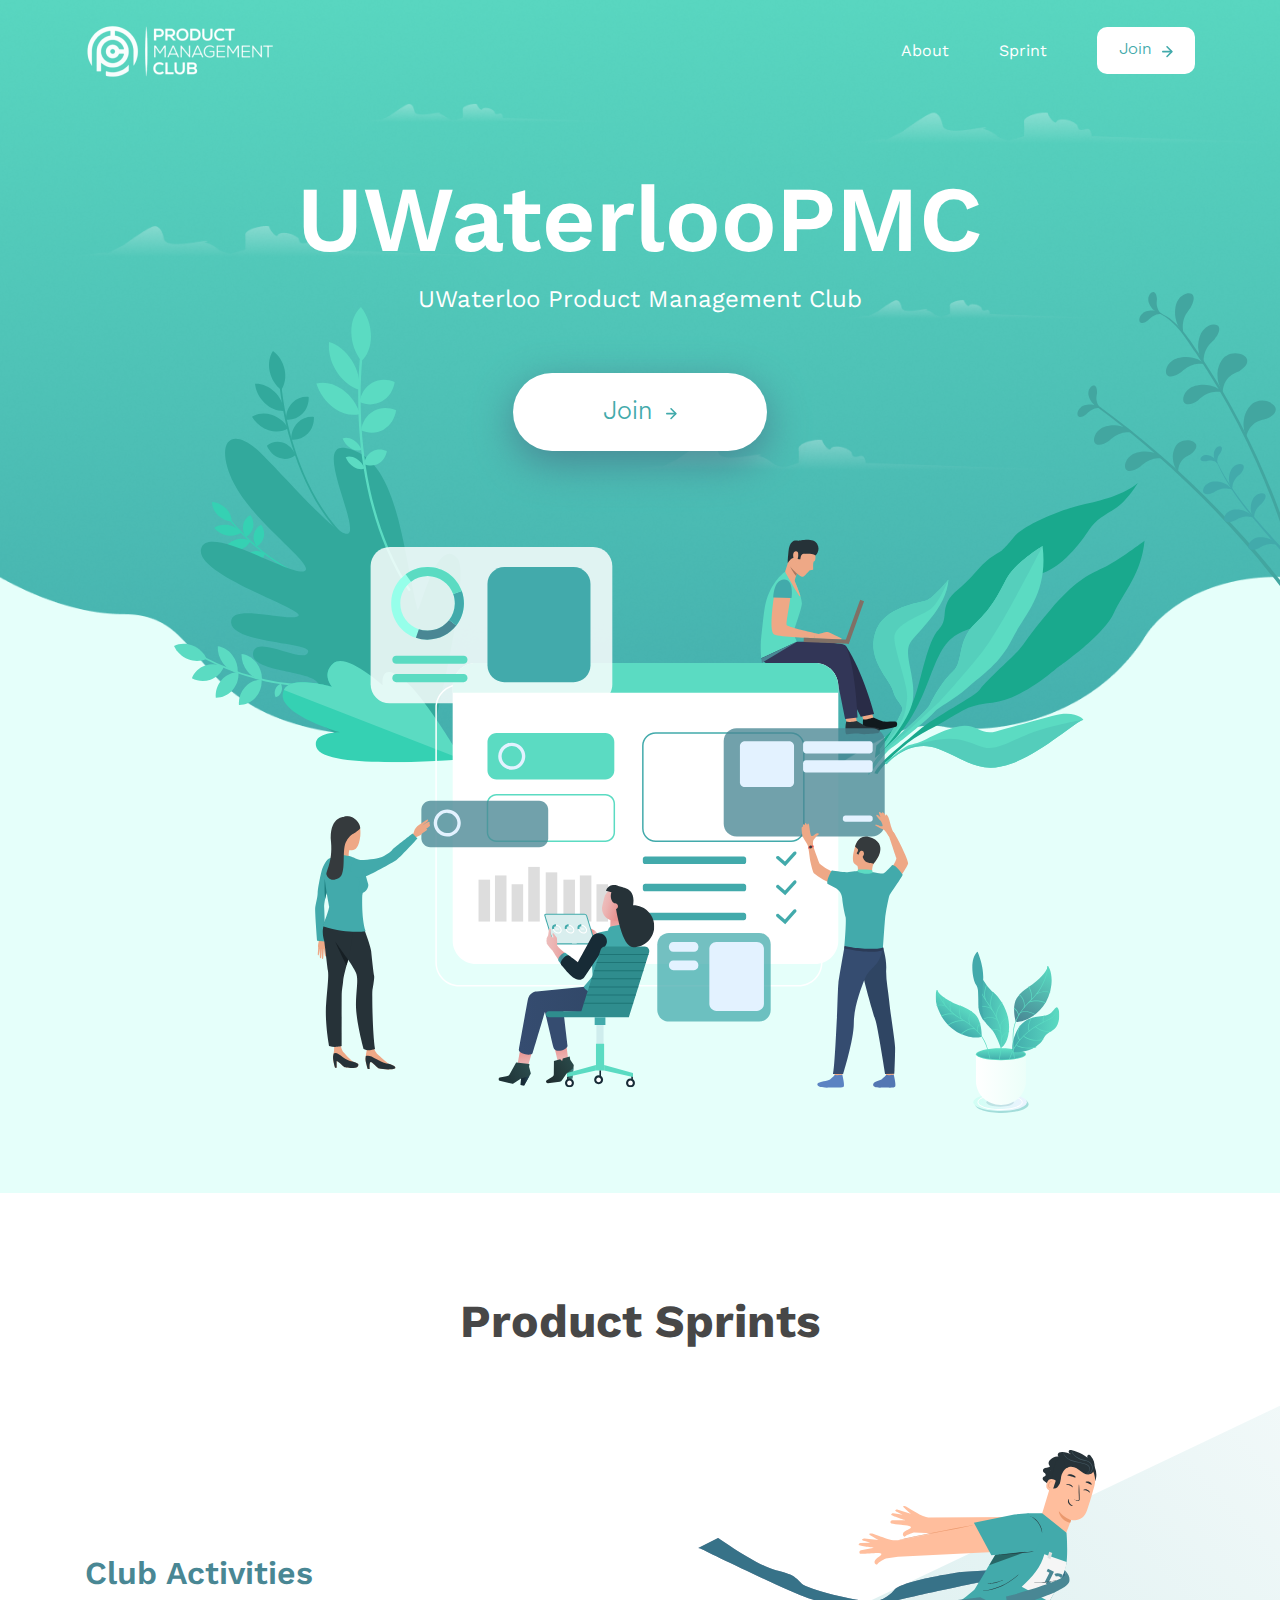
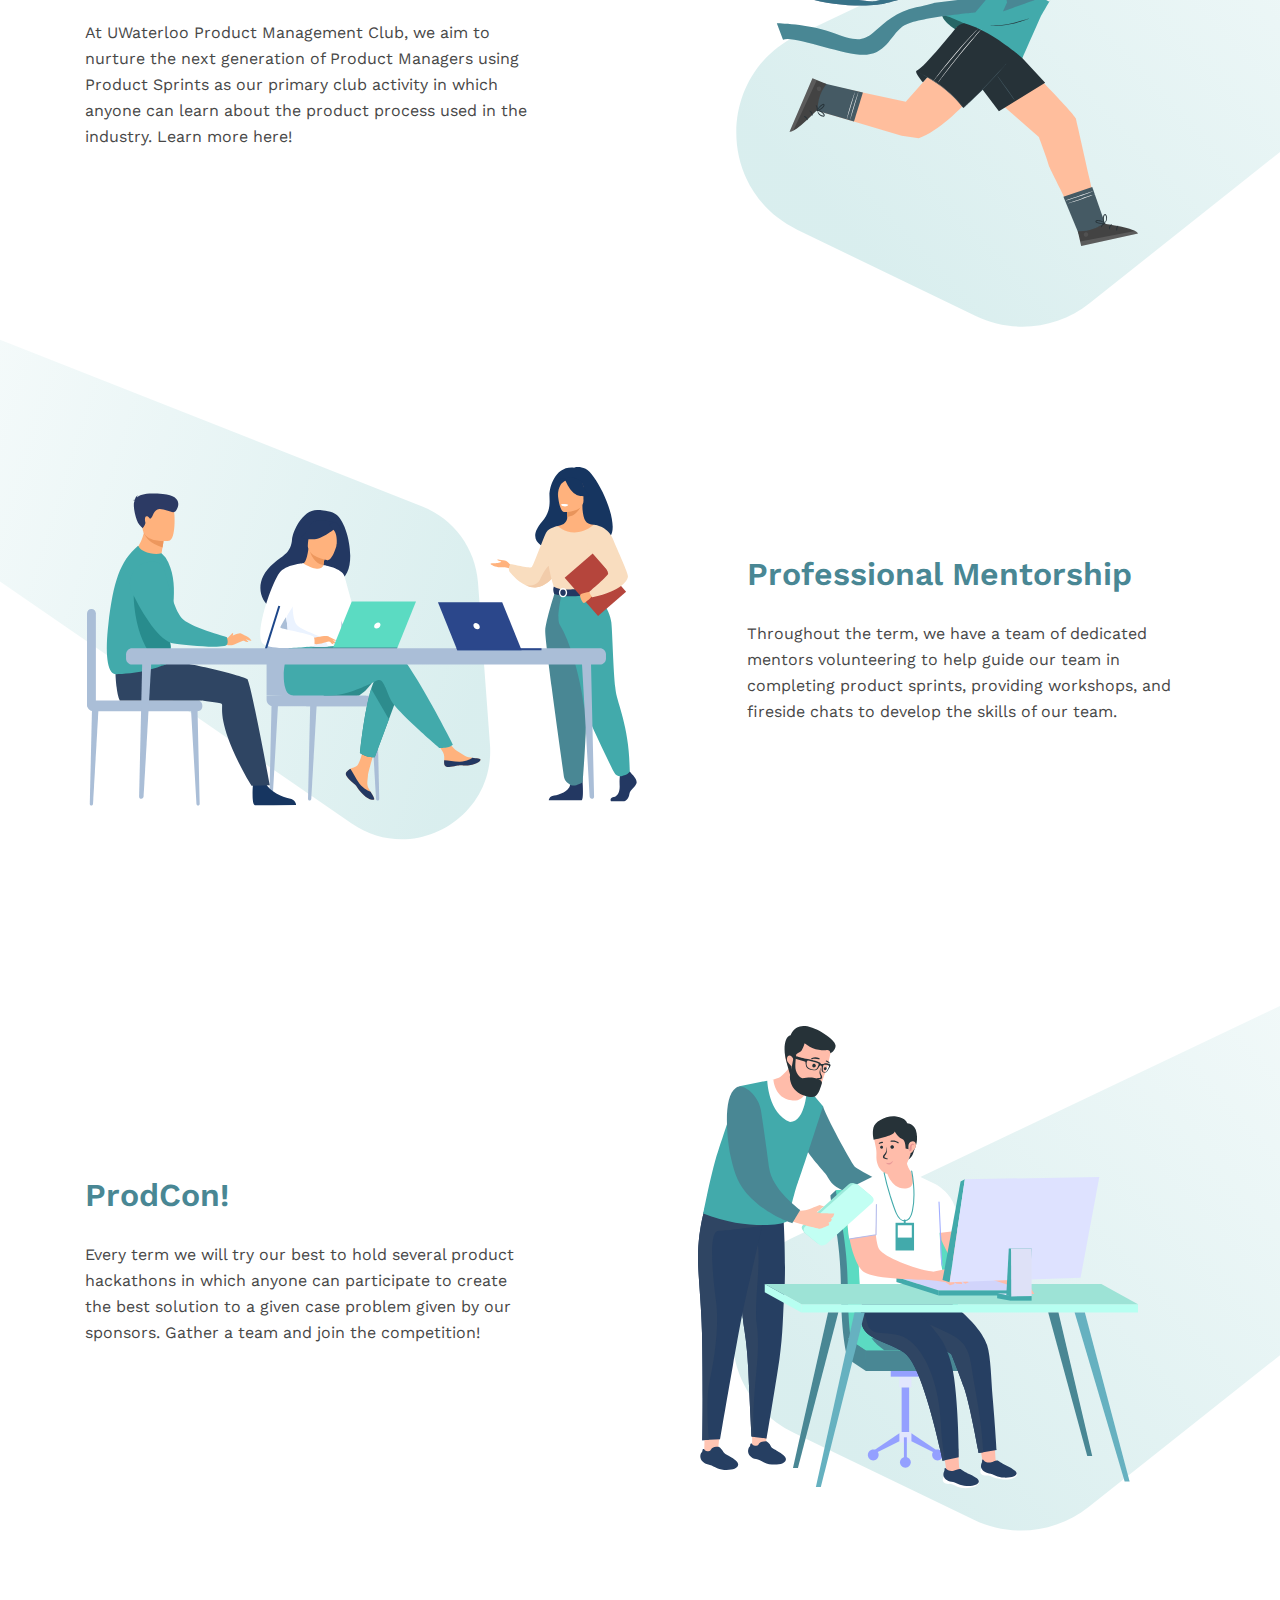
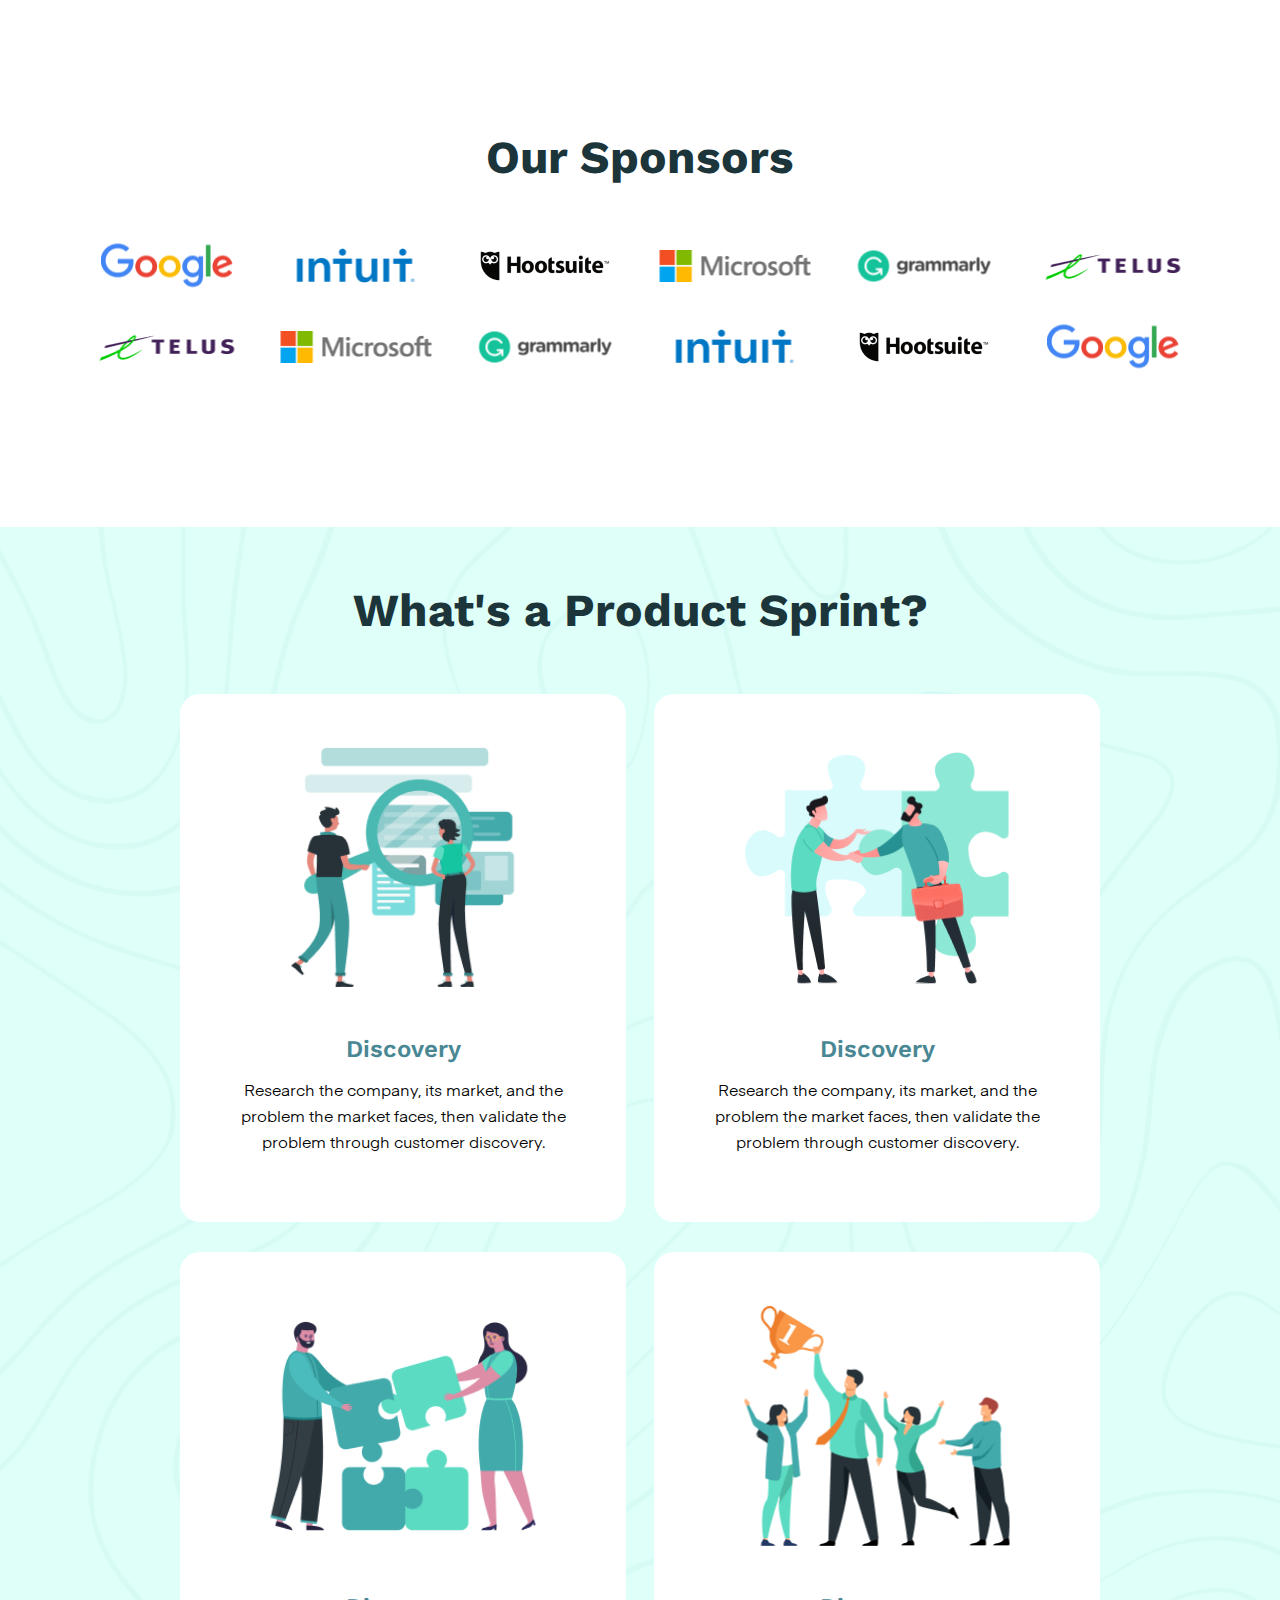
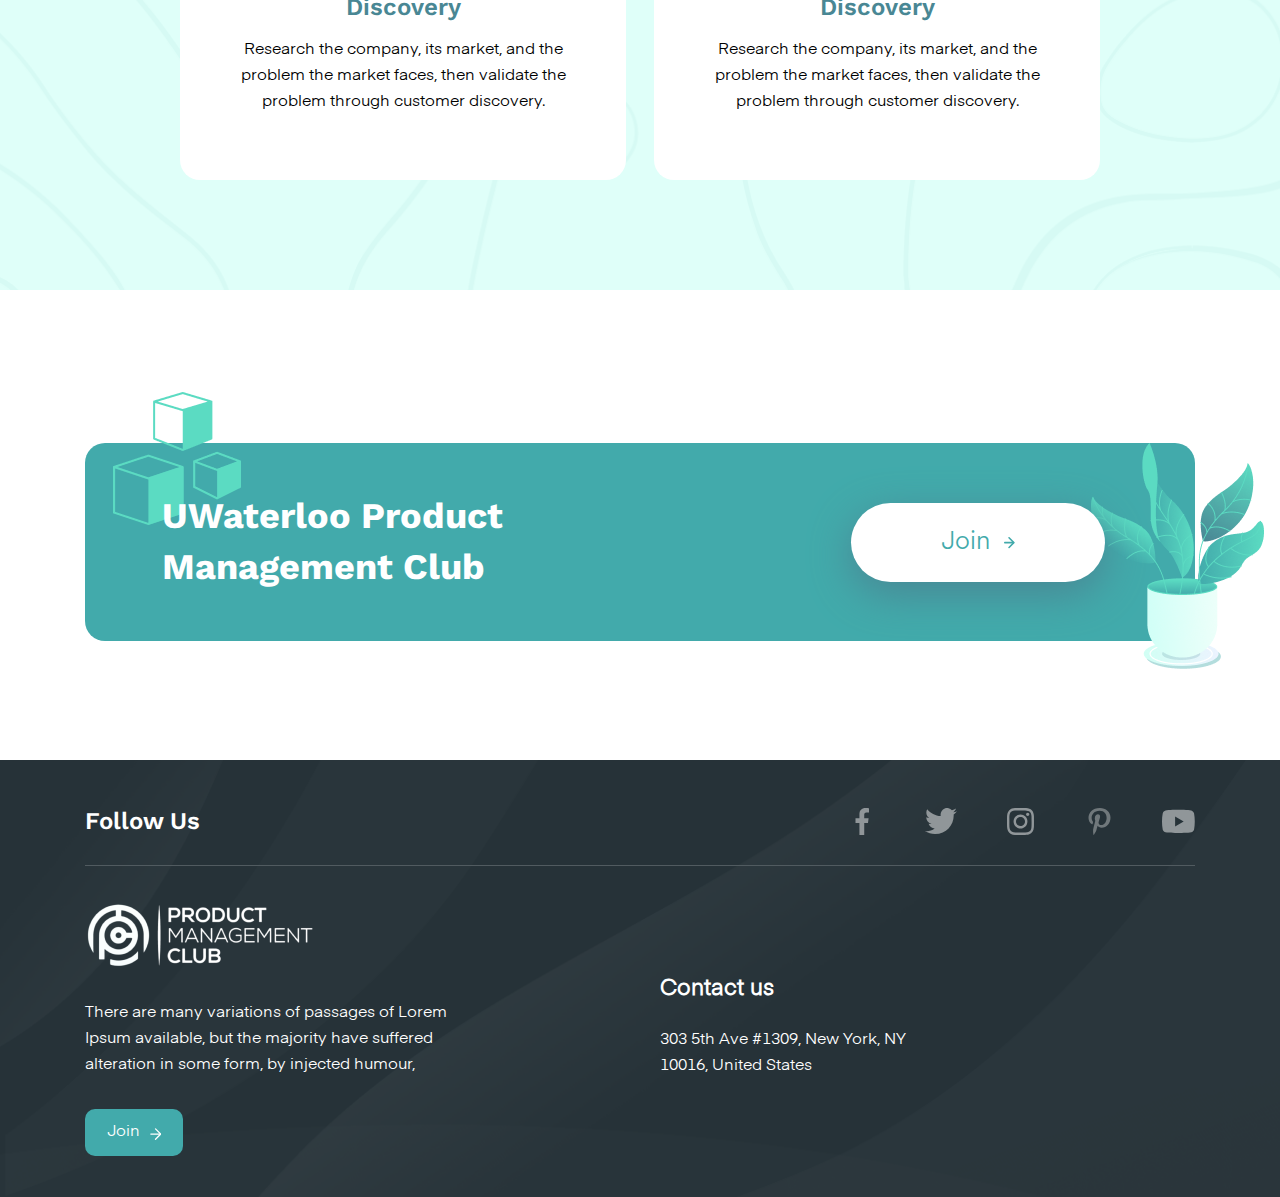
<file: index.html>
<!DOCTYPE html>
<html lang="en">
  <head>
    <meta charset="UTF-8" />
    <meta http-equiv="X-UA-Compatible" content="IE=edge" />
    <meta name="viewport" content="width=device-width, initial-scale=1.0" />
    <link rel="preconnect" href="https://fonts.googleapis.com">
    <link rel="preconnect" href="https://fonts.gstatic.com" crossorigin>
    <link href="https://fonts.googleapis.com/css2?family=Work+Sans:wght@400;500;600;700&display=swap" rel="stylesheet">
    <link rel="stylesheet" href="css/main.css" />
    <title>Home</title>
  </head>
  <body>
    <!-- header start
    =========================================== -->
    <header class="header" id="header">
      <div class="auto__container">
        <div class="header__inner">
          <a href="#" class="header__inner-logo">
            <img src="./images/logo.png" alt="" />
          </a>
          <nav class="nav">
            <div class="nav__inner">
              <div class="nav__inner-links">
                <a href="#intro">
                  About
                </a>
                <a href="#product">
                  Sprint
                </a>
              </div>
              <a href="#" class="button">
                Join
                <span>
                  <img src="./images/icons/arrow.svg" alt="">
                </span>
              </a>
            </div>
          </nav>
        </div>
      </div>
    </header>
    <!-- header end
    =========================================== -->
    <main>
    <!-- hero start
    =========================================== -->
    <section class="hero">
      <div class="hero__bg">
        <img src="./images/hero-bg.png" alt="">
      </div>
      <div class="hero__leaves">
        <img src="./images/icons/leaves.svg" alt="">
      </div>
      <div class="auto__container">
        <div class="hero__inner">
          <h1>
            UWaterlooPMC
          </h1>
          <p class="big">
            UWaterloo Product Management Club
          </p>
          <a href="#" class="button rounded">
            Join 
            <span>
              <img src="./images/icons/arrow.svg" alt="">
            </span>
          </a>
            <div class="hero__inner-image">
              <img src="./images/hero-main.svg" alt="">
            </div>
        </div>
      </div>
      
    </section>
    <!-- hero end
    =========================================== -->
    <!-- intro start
    =========================================== -->
    <div class="anchor" id="intro"> 
    </div>
    <section class="intro">
      <div class="auto__container">
        <div class="intro__inner">
            <h2>
              Product Sprints
            </h2>
            <div class="introItem">
                <div class="introItem__content">
                  <h4>
                    Club Activities
                  </h4>
                  <p>
                    At UWaterloo Product Management Club, we aim to nurture the next generation of Product Managers using Product Sprints as our primary club activity in which anyone can learn about the product process used in the industry. Learn more here!
                  </p>
                </div>
                <div class="introItem__image">
                  <img src="./images/intro-1.svg" alt="">
                  <div class="introItem__shape">
                    <img src="./images/icons/intro-shape1.svg" alt="">
                  </div>
                </div>
            </div>
            <div class="introItem">
              <div class="introItem__image">
                <img src="./images/intro-2.svg" alt="">
                <div class="introItem__shape">
                  <img src="./images/icons/intro-shape2.svg" alt="">
                </div>
              </div>
              <div class="introItem__content">
                <h4>
                  Professional Mentorship
                </h4>
                <p>
                  Throughout the term, we have a team of dedicated mentors volunteering to help guide our team in completing product sprints, providing workshops, and fireside chats to develop the skills of our team.
                </p>
              </div>
          
          </div>
          <div class="introItem">
            <div class="introItem__content">
              <h4>
                ProdCon!
              </h4>
              <p>
                Every term we will try our best to hold several product hackathons in which anyone can participate to create the best solution to a given case problem given by our sponsors. Gather a team and join the competition!
              </p>
            </div>
            <div class="introItem__image">
              <img src="./images/intro-3.svg" alt="">
              <div class="introItem__shape">
                <img src="./images/icons/intro-shape3.svg" alt="">
              </div>
            </div>
        </div>
        </div>
      </div>
    </section>
    <!-- intro end
    =========================================== -->
        <!-- sponsurs start
    =========================================== -->
    <section class="sponsors">
      <div class="auto__container">
        <div class="sponsors__inner">
          <h2>
            Our Sponsors
          </h2>
          <div class="sponsors__inner-row">
            <a href="#" class="sponsors__inner-row-link">
              <div class="sponsors__inner-row-link-image">
                <img src="images/sponsors/google.png" alt="">
              </div>
            </a>
            <a href="#" class="sponsors__inner-row-link">
              <div class="sponsors__inner-row-link-image">
                <img src="images/sponsors/intuit.png" alt="">
              </div>
            </a>
            <a href="#" class="sponsors__inner-row-link">
              <div class="sponsors__inner-row-link-image">
                <img src="images/sponsors/hootsuite.png" alt="">
              </div>
            </a>
            <a href="#" class="sponsors__inner-row-link">
              <div class="sponsors__inner-row-link-image">
                <img src="images/sponsors/microsoft.png" alt="">
              </div>
            </a>
            <a href="#" class="sponsors__inner-row-link">
              <div class="sponsors__inner-row-link-image">
                <img src="images/sponsors/grammarly.png" alt="">
              </div>
            </a>
            <a href="#" class="sponsors__inner-row-link">
              <div class="sponsors__inner-row-link-image">
                <img src="images/sponsors/telus.png" alt="">
              </div>
            </a>
            <a href="#" class="sponsors__inner-row-link">
              <div class="sponsors__inner-row-link-image">
                <img src="images/sponsors/telus.png" alt="">
              </div>
            </a>
            <a href="#" class="sponsors__inner-row-link">
              <div class="sponsors__inner-row-link-image">
                <img src="images/sponsors/microsoft.png" alt="">
              </div>
            </a>
            <a href="#" class="sponsors__inner-row-link">
              <div class="sponsors__inner-row-link-image">
                <img src="images/sponsors/grammarly.png" alt="">
              </div>
            </a>
            <a href="#" class="sponsors__inner-row-link">
              <div class="sponsors__inner-row-link-image">
                <img src="images/sponsors/intuit.png" alt="">
              </div>
            </a>
            <a href="#" class="sponsors__inner-row-link">
              <div class="sponsors__inner-row-link-image">
                <img src="images/sponsors/hootsuite.png" alt="">
              </div>
            </a>
            <a href="#" class="sponsors__inner-row-link">
              <div class="sponsors__inner-row-link-image">
                <img src="images/sponsors/google.png" alt="">
              </div>
            </a>
          </div>
        </div>
      </div>
    </section>
    <!-- sponsurs end
    =========================================== -->
    <!-- product start
    =========================================== -->
    <div class="anchor" id="product"> 
    </div>
    <section class="product">
      <div class="auto__container">
        <div class="product__inner">
          <h2>
            What's a Product Sprint?
          </h2>
          <div class="product__inner-row">
            <div class="productItem">
              <div class="productItem__image">
                <img src="images/product/product1.png" alt="">
              </div>
              <h5>
                Discovery
              </h5>
              <p class="sm">
                Research the company, its market, and the problem the market faces, then validate the problem through
                customer discovery.
              </p>
            </div>
            <div class="productItem">
              <div class="productItem__image">
                <img src="images/product/product2.png" alt="">
              </div>
              <h5>
                Discovery
              </h5>
              <p class="sm">
                Research the company, its market, and the problem the market faces, then validate the problem through
                customer discovery.
              </p>
            </div>
          </div>
          <div class="product__inner-row">
            <div class="productItem">
              <div class="productItem__image">
                <img src="images/product/product3.png" alt="">
              </div>
              <h5>
                Discovery
              </h5>
              <p class="sm">
                Research the company, its market, and the problem the market faces, then validate the problem through
                customer discovery.
              </p>
            </div>
            <div class="productItem">
              <div class="productItem__image">
                <img src="images/product/product4.png" alt="">
              </div>
              <h5>
                Discovery
              </h5>
              <p class="sm">
                Research the company, its market, and the problem the market faces, then validate the problem through
                customer discovery.
              </p>
            </div>
          </div>
        </div>
      </div>
    </section>
    <!-- product end
    =========================================== -->
    <!-- club start
    =========================================== -->
    <section class="club">
      <div class="auto__container">
        <div class="club__inner">
          <div class="club__inner-row">
            <h3>
              UWaterloo Product Management Club
            </h3>
            <a href="#" class="button rounded">
              Join
              <span>
                <img src="images/icons/arrow.svg" alt="">
              </span>
            </a>
            <div class="club__inner-row-bg">
              <div class="club__inner-row-bg-image">
                <img src="images/clubbg1.png" alt="">
              </div>
              <div class="club__inner-row-bg-image">
                <img src="images/clubbg2.png" alt="">
              </div>
            </div>
          </div>
        </div>
      </div>
    </section>
    <!-- club start
    =========================================== -->
    </main>


    <!-- footer start
    =========================================== -->
    <footer class="footer" >
      <div class="auto__container">
        <div class="footer__inner">
          <div class="footer__inner-row">
            <h5>
              Follow Us
            </h5>
            <div class="footer__inner-row-social">
              <a href="#">
                <svg>
                  <use xlink:href="#facebook"></use>
                </svg>
              </a>
              <a href="#">
                <svg>
                  <use xlink:href="#twitter"></use>
                </svg>
              </a>
              <a href="#">
                <svg>
                  <use xlink:href="#instagram"></use>
                </svg>
              </a>
              <a href="#">
                <svg>
                  <use xlink:href="#p"></use>
                </svg>
              </a>
              <a href="#">
                <svg>
                  <use xlink:href="#youtube"></use>
                </svg>
              </a>
            </div>
          </div>
          <div class="footer__inner-row">
            <div class="footer__inner-row-main">
              <div class="footer__inner-row-main-logo">
                <img src="images/footerlogo.png" alt="">
              </div>
              <p class="sm">
                There are many variations of passages of Lorem Ipsum available, but the majority have suffered alteration in some form, by injected humour, 
              </p>
              <a href="#" class="button primary">
                Join
                <span>
                  <img src="images/icons/arrow-white.svg" alt="">
                </span>
              </a>
            </div>
            <div class="footer__inner-row-contact">
              <h6>
                Contact us
              </h6>
              <p class="sm">
                303 5th Ave #1309, New York, NY 10016, United States
              </p>
            </div>
          </div>
        </div>
      </div>
    </footer>
    <!-- footer end
    =========================================== -->
    <!-- Sprites
    =========================================== -->
    <svg style="display: none">
      <symbol id="facebook" viewBox="0 0 14 27">
        <g>
          <path d="M11.0362 4.48312H13.5011V0.190125C13.0759 0.131625 11.6134 0 9.91012 0C6.35625 0 3.92175 2.23537 3.92175 6.34387V10.125H0V14.9242H3.92175V27H8.73V14.9254H12.4931L13.0905 10.1261H8.72887V6.81975C8.73 5.43262 9.1035 4.48312 11.0362 4.48312Z" />
        </g>
      </symbol>
      <symbol id="instagram" viewBox="0 0 25 25">
        <g>
          <path d="M12.5044 6.08057C11.662 6.08043 10.8278 6.24625 10.0495 6.56857C9.27119 6.89088 8.564 7.36337 7.96832 7.95905C7.37265 8.55472 6.90016 9.26191 6.57785 10.0402C6.25553 10.8185 6.08971 11.6527 6.08984 12.4951C6.08971 13.3376 6.25553 14.1717 6.57785 14.9501C6.90016 15.7284 7.37265 16.4356 7.96832 17.0312C8.564 17.6269 9.27119 18.0994 10.0495 18.4217C10.8278 18.744 11.662 18.9099 12.5044 18.9097C13.3468 18.9099 14.181 18.744 14.9593 18.4217C15.7376 18.0994 16.4448 17.6269 17.0405 17.0312C17.6362 16.4356 18.1087 15.7284 18.431 14.9501C18.7533 14.1717 18.9191 13.3376 18.919 12.4951C18.9191 11.6527 18.7533 10.8185 18.431 10.0402C18.1087 9.26191 17.6362 8.55472 17.0405 7.95905C16.4448 7.36337 15.7376 6.89088 14.9593 6.56857C14.181 6.24625 13.3468 6.08043 12.5044 6.08057ZM12.5044 16.6587C11.6812 16.6585 10.8766 16.4142 10.1923 15.9567C9.50789 15.4993 8.97454 14.8492 8.65962 14.0886C8.3447 13.3281 8.26235 12.4912 8.423 11.6839C8.58364 10.8765 8.98006 10.1349 9.56213 9.55285C10.1442 8.97078 10.8858 8.57436 11.6931 8.41372C12.5005 8.25308 13.3373 8.33542 14.0979 8.65034C14.8585 8.96526 15.5086 9.49862 15.966 10.183C16.4235 10.8673 16.6678 11.672 16.668 12.4951C16.6682 13.042 16.5607 13.5835 16.3516 14.0888C16.1424 14.594 15.8358 15.0531 15.4491 15.4398C15.0624 15.8265 14.6033 16.1332 14.0981 16.3423C13.5928 16.5514 13.0513 16.659 12.5044 16.6587Z" />
          <path d="M17.6544 0.0785277C15.3544 -0.0287639 9.65752 -0.0235555 7.35544 0.0785277C5.33252 0.173319 3.54815 0.66186 2.10961 2.1004C-0.294555 4.50456 0.0127367 7.74414 0.0127367 12.4952C0.0127367 17.3577 -0.258096 20.5223 2.10961 22.89C4.52315 25.3025 7.8096 24.9868 12.5044 24.9868C17.321 24.9868 18.9835 24.99 20.6867 24.3306C23.0023 23.4316 24.7502 21.3618 24.921 17.6441C25.0294 15.3431 25.0231 9.64727 24.921 7.34519C24.7148 2.95665 22.3596 0.295194 17.6544 0.0785277ZM21.295 21.2993C19.719 22.8754 17.5325 22.7348 12.4742 22.7348C7.26585 22.7348 5.17731 22.8118 3.65336 21.2837C1.89815 19.5368 2.21586 16.7316 2.21586 12.4785C2.21586 6.72331 1.62523 2.57852 7.40127 2.28269C8.72835 2.23582 9.11898 2.22019 12.4596 2.22019L12.5065 2.25144C18.0575 2.25144 22.4127 1.67019 22.6742 7.44519C22.7335 8.76289 22.7471 9.15873 22.7471 12.4941C22.746 17.642 22.844 19.7431 21.295 21.2993Z" />
          <path d="M19.1733 7.32653C20.0011 7.32653 20.6722 6.65542 20.6722 5.82757C20.6722 4.99972 20.0011 4.32861 19.1733 4.32861C18.3454 4.32861 17.6743 4.99972 17.6743 5.82757C17.6743 6.65542 18.3454 7.32653 19.1733 7.32653Z" />
        </g>
      </symbol>
      <symbol id="twitter" viewBox="0 0 27 22">
        <g>
          <path d="M23.4661 5.30079C24.5235 4.544 25.4341 3.60088 26.1534 2.51763V2.51654C25.1803 2.94262 24.145 3.22595 23.064 3.36326C24.1865 2.69753 25.0259 1.64334 25.4233 0.400293C24.3722 1.02338 23.2223 1.46231 22.0233 1.69816C21.2884 0.912664 20.3342 0.366446 19.2847 0.13052C18.2352 -0.105406 17.139 -0.020125 16.1387 0.375275C15.1383 0.770674 14.28 1.4579 13.6755 2.3476C13.0709 3.2373 12.748 4.28831 12.7487 5.36399C12.7487 5.78898 12.7847 6.19763 12.8729 6.58666C8.41595 6.36872 4.47114 4.23286 1.82093 0.977847C1.34173 1.80079 1.08836 2.7357 1.08646 3.68799C1.08646 5.54489 2.04215 7.19037 3.4686 8.14388C2.61987 8.12099 1.78906 7.89451 1.04614 7.48351V7.54235C1.04753 8.78051 1.47544 9.98038 2.25783 10.94C3.04023 11.8996 4.12933 12.5604 5.34183 12.8112C4.90485 12.931 4.42973 12.9877 3.93609 12.9877C3.59282 12.9877 3.24629 12.9681 2.92155 12.8962C3.61571 15.019 5.58811 16.5805 7.93102 16.6318C6.03274 18.1156 3.692 18.9205 1.28261 18.918C0.843447 18.918 0.421724 18.8984 0 18.845C2.45182 20.4246 5.30865 21.2603 8.22525 21.2511C17.6873 21.2511 23.8541 13.3571 23.4661 5.30079Z" />
        </g>
      </symbol>
      <symbol id="p" viewBox="0 0 22 27">
        <g>
          <path opacity="0.7" d="M11.3684 0C3.94554 0.00112502 0 4.74307 0 9.91364C0 12.3111 1.34376 15.3025 3.49536 16.2509C4.10913 16.5265 4.0279 16.1901 4.55593 14.1763C4.58023 14.095 4.58238 14.0087 4.56216 13.9262C4.54193 13.8438 4.50006 13.7682 4.44084 13.7072C1.3652 10.16 3.84061 2.86767 10.9295 2.86767C21.1888 2.86767 19.2719 17.0226 12.7144 17.0226C11.0243 17.0226 9.76512 15.6996 10.1634 14.0627C10.6463 12.113 11.5918 10.0171 11.5918 8.612C11.5918 5.07045 6.30022 5.59583 6.30022 10.2883C6.30022 11.7384 6.81471 12.7172 6.81471 12.7172C6.81471 12.7172 5.11216 19.5753 4.79625 20.8567C4.26145 23.0257 4.86845 26.5369 4.92148 26.8395C4.9542 27.006 5.14149 27.0589 5.24642 26.9216C5.41453 26.7023 7.47249 23.775 8.04903 21.6588C8.25889 20.8882 9.11975 17.7606 9.11975 17.7606C9.68727 18.7821 11.3232 19.6372 13.0664 19.6372C18.2519 19.6372 22 15.0921 22 9.45238C21.9819 4.04556 17.3414 0 11.3684 0Z" />
        </g>
      </symbol>
      <symbol id="youtube" viewBox="0 0 34 24">
        <g>
          <path d="M33.0109 3.41655L33.0531 3.69224C32.8607 2.9907 32.4926 2.34978 31.9837 1.83001C31.4747 1.31023 30.8417 0.92875 30.1444 0.721584L30.1148 0.714551C27.4832 1.92826e-05 16.8932 1.94387e-05 16.8932 1.94387e-05C16.8932 1.94387e-05 6.32993 -0.0140463 3.67153 0.714551C2.973 0.916709 2.33747 1.29345 1.82486 1.80926C1.31226 2.32506 0.939478 2.96292 0.74167 3.6627L0.734637 3.69224C-0.248547 8.82758 -0.25558 14.9982 0.778241 20.4964L0.734637 20.2179C0.927079 20.9194 1.29515 21.5603 1.8041 22.0801C2.31304 22.5999 2.94607 22.9814 3.6434 23.1885L3.67294 23.1956C6.3018 23.9115 16.8946 23.9115 16.8946 23.9115C16.8946 23.9115 27.4564 23.9115 30.1162 23.1956C30.8151 22.9937 31.451 22.6171 31.9639 22.1013C32.4767 21.5855 32.8497 20.9474 33.0475 20.2474L33.0545 20.2179C33.5018 17.8296 33.7578 15.0811 33.7578 12.2736L33.7564 11.9628L33.7578 11.6393C33.7578 8.83039 33.5018 6.08198 33.0109 3.41655ZM13.5146 17.0911V6.83308L22.3281 11.9698L13.5146 17.0911Z" />
        </g>
      </symbol>
    </svg>
  </body>
</html>
</file>
<file: css/main.css>
@import "./fonts/stylesheet.css";
html, body {
  scroll-behavior: smooth;
}

*,
*::before,
*::after {
  margin: 0;
  padding: 0;
  border: none;
  outline: none;
}

button {
  outline: none;
}

button:focus {
  outline: none;
}

input::-webkit-outer-spin-button,
input::-webkit-inner-spin-button {
  -webkit-appearance: none;
  margin: 0;
}

/* width */
::-webkit-scrollbar {
  width: 8px;
}

/* Track */
::-webkit-scrollbar-track {
  background: #dddddd;
}

/* Handle */
::-webkit-scrollbar-thumb {
  background: rgba(0, 0, 0, 0.2);
  border-radius: 10px;
}

/* Handle on hover */
::-webkit-scrollbar-thumb:hover {
  background: rgba(0, 0, 0, 0.3);
}

/*** 
====================================================================
Global Settings
====================================================================
   ***/
body {
  font-family: "Work Sans", sans-serif;
  font-size: 16px;
  color: #474747;
  line-height: 26px;
  font-weight: 400;
  background: #fff;
}

a {
  text-decoration: none;
  opacity: 1;
  color: #fff;
  -webkit-transition: 0.3s ease;
  transition: 0.3s ease;
  cursor: pointer;
}
a:hover {
  opacity: 0.88;
}

.auto__container {
  position: relative;
  max-width: 1110px;
  margin: 0 auto;
  padding: 0 40px;
}

.main {
  overflow: hidden;
}

h1 {
  font-weight: 600;
  font-size: 93px;
  line-height: 110px;
}

h2 {
  font-size: 46px;
  line-height: 77px;
}

h3 {
  font-size: 36px;
  line-height: 51px;
  font-weight: 700;
}

h4 {
  font-size: 32px;
  line-height: 53px;
  font-weight: 600;
  color: #498794;
}

h5 {
  font-size: 24px;
  line-height: 40px;
  font-weight: 600;
}

h6 {
  font-size: 22px;
  line-height: 28px;
}

p.big {
  font-size: 24px;
  line-height: 28px;
}

main {
  overflow: hidden;
}

.button {
  font-family: "eina";
  display: -webkit-inline-box;
  display: -ms-inline-flexbox;
  display: inline-flex;
  -webkit-box-pack: center;
      -ms-flex-pack: center;
          justify-content: center;
  -webkit-box-align: center;
      -ms-flex-align: center;
          align-items: center;
  border-radius: 10px;
  padding: 14px 22px;
  font-size: 16px;
  line-height: 19px;
  font-weight: 500;
  cursor: pointer;
  background-color: #fff;
  color: #42AAAB;
  position: relative;
  -webkit-box-sizing: border-box;
          box-sizing: border-box;
}
.button.primary {
  background-color: #42AAAB;
  color: #fff;
}
.button.rounded {
  border-radius: 43px;
  padding: 25px 90px;
  font-size: 24px;
  line-height: 28px;
  -webkit-box-shadow: 0px 12px 40px 0px #498794;
          box-shadow: 0px 12px 40px 0px #498794;
}
.button.rounded span {
  margin-left: 14px;
}
.button span {
  margin-top: 3px;
  display: -webkit-box;
  display: -ms-flexbox;
  display: flex;
  -webkit-box-pack: center;
      -ms-flex-pack: center;
          justify-content: center;
  -webkit-box-align: center;
      -ms-flex-align: center;
          align-items: center;
  width: 11px;
  height: 12px;
  margin-left: 10px;
}
.button span img {
  width: 100%;
  height: 100%;
  -o-object-fit: cover;
     object-fit: cover;
}

.anchor {
  position: relative;
  top: -40px;
}

.header {
  position: absolute;
  top: 0;
  left: 0;
  width: 100%;
  padding: 20px 0;
  z-index: 2;
}
.header__inner {
  display: -webkit-box;
  display: -ms-flexbox;
  display: flex;
  -webkit-box-pack: justify;
      -ms-flex-pack: justify;
          justify-content: space-between;
  -webkit-box-align: center;
      -ms-flex-align: center;
          align-items: center;
}
.header__inner-logo {
  display: -webkit-box;
  display: -ms-flexbox;
  display: flex;
  -webkit-box-pack: center;
      -ms-flex-pack: center;
          justify-content: center;
  -webkit-box-align: center;
      -ms-flex-align: center;
          align-items: center;
  width: 190px;
}
.header__inner-logo img {
  width: 100%;
}

.footer {
  background-image: url("../images/footerbg.png");
  background-repeat: no-repeat;
  background-position: center;
  background-size: cover;
}
.footer__inner {
  padding: 41px 0;
}
.footer__inner-row {
  display: -webkit-box;
  display: -ms-flexbox;
  display: flex;
  -webkit-box-pack: justify;
      -ms-flex-pack: justify;
          justify-content: space-between;
  -webkit-box-align: center;
      -ms-flex-align: center;
          align-items: center;
  position: relative;
}
.footer__inner-row:first-child {
  padding-bottom: 25px;
  margin-bottom: 31px;
}
.footer__inner-row:first-child:after {
  content: "";
  width: 100%;
  height: 1px;
  left: 0;
  bottom: 0;
  position: absolute;
  background-color: #515B60;
}
.footer__inner-row-social {
  display: -webkit-box;
  display: -ms-flexbox;
  display: flex;
  -webkit-box-align: center;
      -ms-flex-align: center;
          align-items: center;
}
.footer__inner-row-social a {
  display: -webkit-box;
  display: -ms-flexbox;
  display: flex;
  -webkit-box-align: center;
      -ms-flex-align: center;
          align-items: center;
  -webkit-box-pack: center;
      -ms-flex-pack: center;
          justify-content: center;
  margin-right: 46px;
  width: 33px;
  height: 27px;
}
.footer__inner-row-social a:last-child {
  margin-right: unset;
}
.footer__inner-row-social a svg {
  max-width: 100%;
  max-height: 100%;
  fill: #909699;
}
.footer__inner-row h5 {
  color: #fff;
}
.footer__inner-row-main {
  width: calc(50% - 20px);
  max-width: 401px;
}
.footer__inner-row-main-logo {
  display: -webkit-box;
  display: -ms-flexbox;
  display: flex;
  -webkit-box-align: center;
      -ms-flex-align: center;
          align-items: center;
  -webkit-box-pack: center;
      -ms-flex-pack: center;
          justify-content: center;
  width: 230px;
  margin-bottom: 30px;
}
.footer__inner-row-main-logo img {
  width: 100%;
  height: 100%;
  -o-object-fit: contain;
     object-fit: contain;
}
.footer__inner-row-main p {
  font-family: "eina";
  color: #fff;
  margin-bottom: 31px;
}
.footer__inner-row-contact {
  font-family: "eina";
  width: calc(50% - 20px);
}
.footer__inner-row-contact h6 {
  margin-bottom: 24px;
  color: #fff;
}
.footer__inner-row-contact p {
  color: #fff;
  max-width: 252px;
}

.nav__inner {
  display: -webkit-box;
  display: -ms-flexbox;
  display: flex;
  -webkit-box-align: center;
      -ms-flex-align: center;
          align-items: center;
}
.nav__inner-links {
  display: -webkit-box;
  display: -ms-flexbox;
  display: flex;
  -webkit-box-align: center;
      -ms-flex-align: center;
          align-items: center;
}
.nav__inner-links a {
  font-size: 16px;
  line-height: 19px;
  font-weight: 400;
  margin-right: 50px;
  color: #fff;
}

.hero {
  padding: 165px 0 80px;
  position: relative;
  background-color: #E5FFFA;
}
.hero__bg {
  position: absolute;
  top: 0;
  left: 0;
  width: 100%;
  height: 70%;
  display: -webkit-box;
  display: -ms-flexbox;
  display: flex;
  -webkit-box-pack: center;
      -ms-flex-pack: center;
          justify-content: center;
  -webkit-box-align: center;
      -ms-flex-align: center;
          align-items: center;
}
.hero__bg img {
  width: 100%;
  height: 100%;
}
.hero__leaves {
  display: -webkit-box;
  display: -ms-flexbox;
  display: flex;
  -webkit-box-pack: center;
      -ms-flex-pack: center;
          justify-content: center;
  -webkit-box-align: center;
      -ms-flex-align: center;
          align-items: center;
  position: absolute;
  width: 16%;
  bottom: 50%;
  right: 0;
}
.hero__leaves img {
  width: 100%;
}
.hero__inner {
  text-align: center;
  color: #fff;
  display: -webkit-box;
  display: -ms-flexbox;
  display: flex;
  -webkit-box-orient: vertical;
  -webkit-box-direction: normal;
      -ms-flex-direction: column;
          flex-direction: column;
}
.hero__inner h1 {
  margin-bottom: 10px;
}
.hero__inner p {
  margin-bottom: 60px;
}
.hero__inner .button {
  margin: 0 auto;
}
.hero__inner-image {
  margin: -13% 0 0 8%;
  display: -webkit-box;
  display: -ms-flexbox;
  display: flex;
  -webkit-box-pack: center;
      -ms-flex-pack: center;
          justify-content: center;
  -webkit-box-align: center;
      -ms-flex-align: center;
          align-items: center;
}
.hero__inner-image img {
  width: 100%;
}

.intro {
  padding: 90px 0;
}
.intro__inner h2 {
  text-align: center;
  margin-bottom: 90px;
}
.introItem {
  display: -webkit-box;
  display: -ms-flexbox;
  display: flex;
  -webkit-box-pack: justify;
      -ms-flex-pack: justify;
          justify-content: space-between;
  -webkit-box-align: center;
      -ms-flex-align: center;
          align-items: center;
  margin-bottom: 220px;
}
.introItem:last-child {
  margin-bottom: 0;
}
.introItem:nth-of-type(2) .introItem__shape {
  left: unset;
  right: -10%;
  bottom: -10%;
}
.introItem:nth-of-type(2) .introItem__image > img {
  max-width: 550px;
}
.introItem__content {
  width: calc(45% - 40px);
  max-width: 448px;
}
.introItem__image {
  width: calc(55% - 40px);
  max-width: 554px;
  display: -webkit-box;
  display: -ms-flexbox;
  display: flex;
  -webkit-box-pack: center;
      -ms-flex-pack: center;
          justify-content: center;
  -webkit-box-align: start;
      -ms-flex-align: start;
          align-items: flex-start;
  position: relative;
}
.introItem__image > img {
  width: 100%;
  max-width: 440px;
}
.introItem__shape {
  position: absolute;
  left: 0;
  bottom: -20%;
  width: 200%;
  height: 160%;
  display: -webkit-box;
  display: -ms-flexbox;
  display: flex;
  -webkit-box-pack: center;
      -ms-flex-pack: center;
          justify-content: center;
  -webkit-box-align: center;
      -ms-flex-align: center;
          align-items: center;
  z-index: -1;
}
.introItem__shape img {
  width: 100%;
  height: 100%;
  max-height: 640px;
  -o-object-fit: contain;
     object-fit: contain;
}
.introItem h4 {
  margin-bottom: 20px;
}

.sponsors__inner {
  padding: 140px 0;
}
.sponsors__inner h2 {
  margin-bottom: 30px;
  text-align: center;
  color: #1B353A;
}
.sponsors__inner-row {
  display: -webkit-box;
  display: -ms-flexbox;
  display: flex;
  -ms-flex-wrap: wrap;
      flex-wrap: wrap;
  -webkit-box-pack: justify;
      -ms-flex-pack: justify;
          justify-content: space-between;
  -webkit-box-align: center;
      -ms-flex-align: center;
          align-items: center;
  margin: 0 -12px;
}
.sponsors__inner-row-link {
  width: calc(16.6% - 24px);
  margin: 12px;
}
.sponsors__inner-row-link-image {
  padding-bottom: 34.5%;
  position: relative;
}
.sponsors__inner-row-link-image img {
  position: absolute;
  top: 50%;
  left: 50%;
  max-width: 100%;
  max-height: 100%;
  -o-object-fit: contain;
     object-fit: contain;
  transform: translate(-50%, -50%);
  -moz-ransform: translate(-50%, -50%);
  -o-transform: translate(-50%, -50%);
  -ms-transform: translate(-50%, -50%);
  -webkit-transform: translate(-50%, -50%);
}

.product {
  background-image: url("../images/product/productBg.png");
  background-repeat: no-repeat;
  background-size: cover;
  background-position: center;
}
.product__inner {
  padding: 45px 0 95px;
  max-width: 920px;
  margin: 0 auto;
}
.product__inner h2 {
  text-align: center;
  margin-bottom: 30px;
  color: #1B353A;
}
.product__inner-row {
  display: -webkit-box;
  display: -ms-flexbox;
  display: flex;
  -webkit-box-pack: justify;
      -ms-flex-pack: justify;
          justify-content: space-between;
  -ms-flex-wrap: wrap;
      flex-wrap: wrap;
}
.product__inner-row .productItem {
  padding: 54px 43px 65px;
  -webkit-box-sizing: border-box;
          box-sizing: border-box;
  width: calc(50% - 14px);
  max-width: 448px;
  background-color: #fff;
  border-radius: 20px;
  text-align: center;
  margin: 15px 0;
}
.product__inner-row .productItem h5 {
  color: #498794;
  margin-bottom: 10px;
}
.product__inner-row .productItem p {
  color: #000;
  font-family: "eina";
}
.product__inner-row .productItem__image {
  margin-bottom: 41px;
  display: -webkit-box;
  display: -ms-flexbox;
  display: flex;
  -webkit-box-align: center;
      -ms-flex-align: center;
          align-items: center;
  -webkit-box-pack: center;
      -ms-flex-pack: center;
          justify-content: center;
  position: relative;
  padding-bottom: 66.7%;
}
.product__inner-row .productItem__image img {
  width: 100%;
  max-width: 265px;
  height: 100%;
  -o-object-fit: contain;
     object-fit: contain;
  position: absolute;
  left: 50%;
  top: 50%;
  transform: translate(-50%, -50%);
  -moz-ransform: translate(-50%, -50%);
  -o-transform: translate(-50%, -50%);
  -ms-transform: translate(-50%, -50%);
  -webkit-transform: translate(-50%, -50%);
}

.club__inner {
  padding: 153px 0 119px;
}
.club__inner-row {
  padding: 48px 90px 48px 77px;
  background-color: #42AAAB;
  display: -webkit-box;
  display: -ms-flexbox;
  display: flex;
  -webkit-box-align: center;
      -ms-flex-align: center;
          align-items: center;
  -webkit-box-pack: justify;
      -ms-flex-pack: justify;
          justify-content: space-between;
  border-radius: 20px;
  position: relative;
}
.club__inner-row h3 {
  width: 50%;
  color: #fff;
  position: relative;
  z-index: 2;
}
.club__inner-row .button {
  position: relative;
  z-index: 2;
  padding: 25px 90px 26px;
  font-size: 24px;
  line-height: 28px;
  border-radius: 43px;
  font-family: "eina";
}
.club__inner-row-bg {
  position: absolute;
  width: 100%;
  height: 100%;
  top: 0;
  left: 0;
}
.club__inner-row-bg-image {
  display: -webkit-box;
  display: -ms-flexbox;
  display: flex;
  -webkit-box-align: center;
      -ms-flex-align: center;
          align-items: center;
  -webkit-box-pack: center;
      -ms-flex-pack: center;
          justify-content: center;
  max-width: 128px;
  width: 30%;
  position: absolute;
  top: -51px;
  left: 28px;
}
.club__inner-row-bg-image img {
  width: 100%;
  height: 100%;
  -o-object-fit: contain;
     object-fit: contain;
}
.club__inner-row-bg-image:nth-child(2) {
  max-width: 173px;
  top: unset;
  left: unset;
  bottom: -28px;
  right: -69px;
}

@media (max-width: 1250px) {
  h1 {
    font-size: 76px;
    line-height: 86px;
  }

  h2 {
    font-size: 42px;
    line-height: 70px;
  }

  h3 {
    font-size: 32px;
    line-height: 46px;
  }

  h4 {
    font-size: 28px;
    line-height: 46px;
  }

  h5 {
    font-size: 22px;
    line-height: 36px;
  }

  h6 {
    font-size: 20px;
    line-height: 25px;
  }

  p.big {
    font-size: 22px;
    line-height: 26px;
  }

  .button.rounded {
    padding: 20px 66px;
  }
}
@media (max-width: 1180px) {
  .auto__container {
    padding: 0 30px;
  }

  h1 {
    font-size: 67px;
    line-height: 80px;
  }

  h2 {
    font-size: 38px;
    line-height: 52px;
  }

  .intro {
    padding: 80px 0;
  }
  .intro__inner h2 {
    margin-bottom: 70px;
  }
  .introItem {
    margin-bottom: 170px;
  }
  .introItem__image > img {
    max-width: 370px;
  }

  .sponsors__inner {
    padding: 110px 0;
  }
}
@media (max-width: 1024px) {
  ::-webkit-scrollbar {
    display: none;
  }

  h1 {
    font-size: 60px;
    line-height: 74px;
  }

  h2 {
    font-size: 34px;
    line-height: 45px;
  }

  h3 {
    font-size: 28px;
    line-height: 42px;
  }

  h4 {
    font-size: 24px;
    line-height: 40px;
  }

  h5 {
    font-size: 22px;
    line-height: 36px;
  }

  h6 {
    font-size: 20px;
    line-height: 25px;
  }

  p.big {
    font-size: 20px;
    line-height: 25px;
  }

  .button {
    padding: 12px 18px;
  }
  .button.rounded {
    padding: 13px 50px;
    font-size: 20px;
    line-height: 24px;
  }

  .nav__inner-links a {
    margin-right: 35px;
  }

  .header {
    padding: 16px 0;
  }
  .header__inner-logo {
    width: 170px;
  }

  .intro {
    padding: 70px 0;
  }
  .intro__inner h4 {
    margin-bottom: 55px;
  }
  .intro__inner h4 {
    margin-bottom: 15px;
  }
  .introItem {
    margin-bottom: 130px;
  }
  .introItem__image {
    width: calc(50% - 30px);
  }
  .introItem__content {
    width: calc(50% - 30px);
  }
}
@media (max-width: 930px) {
  h1 {
    font-size: 55px;
    line-height: 65px;
  }

  h2 {
    font-size: 30px;
    line-height: 38px;
  }

  h3 {
    font-size: 25px;
    line-height: 38px;
  }

  h4 {
    font-size: 22px;
    line-height: 37px;
  }

  h5 {
    font-size: 20px;
    line-height: 28px;
  }

  h6 {
    font-size: 18px;
    line-height: 23px;
  }

  p {
    font-size: 14px;
    line-height: 24px;
  }
  p.big {
    font-size: 17px;
    line-height: 22px;
  }

  .hero {
    padding: 140px 0 50px;
  }
  .hero__inner h1 {
    margin-bottom: 5px;
  }
  .hero__inner p {
    margin-bottom: 45px;
  }

  .intro {
    padding: 60px 0;
  }
  .intro__inner h2 {
    margin-bottom: 40px;
  }
  .introItem {
    margin-bottom: 100px;
  }
  .introItem__image {
    width: calc(45% - 20px);
  }
  .introItem__content {
    width: calc(55% - 20px);
  }

  .sponsors__inner {
    padding: 70px 0;
  }
  .sponsors__inner-row-link {
    margin: 20px;
    width: calc(25% - 40px);
  }

  .product__inner {
    padding: 45px 0;
  }
  .product__inner-row .productItem {
    padding: 44px 33px 55px;
    width: calc(50% - 10px);
  }
  .product__inner-row .productItem__image {
    margin-bottom: 30px;
  }

  .footer__inner {
    padding: 35px 0;
  }
  .footer__inner-row-main-logo {
    width: 200px;
  }
  .footer__inner-row-social a {
    width: 26px;
    height: 22px;
    margin-right: 35px;
  }

  .club__inner {
    padding: 100px 0;
  }
  .club__inner-row {
    padding: 45px 90px 48px 72px;
  }
  .club__inner-row-bg-image {
    top: -40px;
    max-width: 110px;
  }
  .club__inner-row-bg-image:nth-child(2) {
    right: -35px;
    max-width: 150px;
  }
}
@media (max-width: 750px) {
  .auto__container {
    padding: 0 20px;
  }

  h1 {
    font-size: 48px;
    line-height: 59px;
  }

  h2 {
    font-size: 26px;
    line-height: 35px;
  }

  h3 {
    font-size: 22px;
    line-height: 34px;
  }

  h4 {
    font-size: 20px;
    line-height: 26px;
  }

  h5 {
    font-size: 18px;
    line-height: 26px;
  }

  p.big {
    font-size: 15px;
    line-height: 20px;
  }

  .hero {
    padding: 120px 0 30px;
  }
  .hero__inner p {
    margin-bottom: 30px;
  }

  .footer__inner-row:first-child {
    padding-bottom: 16px;
    margin-bottom: 20px;
  }
  .footer__inner-row-main {
    width: calc(50% - 15px);
  }
  .footer__inner-row-main-logo {
    width: 180px;
    margin-bottom: 20px;
  }
  .footer__inner-row-main p {
    margin-bottom: 20px;
  }
  .footer__inner-row-contact {
    width: calc(50% - 15px);
  }
  .footer__inner-row-contact h6 {
    margin-bottom: 18px;
  }
  .footer__inner-row-social a {
    margin-right: 25px;
  }

  .product__inner-row .productItem {
    padding: 30px 23px 40px;
  }
  .product__inner-row .productItem__image {
    margin-bottom: 20px;
  }

  .club__inner {
    padding: 100px 0;
  }
  .club__inner-row {
    padding: 35px 70px 38px 62px;
  }
}
@media (max-width: 650px) {
  .button {
    padding: 8px 14px;
    font-size: 14px;
    line-height: 17px;
    border-radius: 7px;
  }
  .button span {
    margin-left: 6px;
    width: 9px;
    height: 10px;
  }
  .button.rounded {
    font-size: 17px;
    line-height: 23px;
    padding: 10px 40px 12px;
  }
  .button.rounded span {
    margin-left: 10px;
  }

  h1 {
    font-size: 42px;
    line-height: 49px;
  }

  h2 {
    font-size: 24px;
    line-height: 33px;
  }

  h3 {
    font-size: 20px;
    line-height: 32px;
  }

  p.big {
    font-size: 14px;
    line-height: 17px;
  }

  .nav__inner-links a {
    margin-right: 20px;
    font-size: 14px;
    line-height: 17px;
  }

  .header__inner-logo {
    width: 140px;
  }

  .intro {
    padding: 50px 0;
  }
  .intro__inner h2 {
    margin-bottom: 30px;
  }
  .intro__inner h4 {
    margin-bottom: 10px;
  }
  .introItem {
    margin-bottom: 70px;
  }
  .introItem__image {
    width: calc(40% - 14px);
  }
  .introItem__content {
    width: calc(60% - 14px);
  }

  .footer__inner {
    padding: 25px 0;
  }
  .footer__inner-row:first-child {
    padding-bottom: 14px;
    margin-bottom: 18px;
  }
  .footer__inner-row-main {
    width: calc(55% - 14px);
  }
  .footer__inner-row-main-logo {
    width: 150px;
    margin-bottom: 15px;
  }
  .footer__inner-row-contact {
    width: calc(45% - 14px);
  }
  .footer__inner-row-contact h6 {
    margin-bottom: 14px;
  }
  .footer__inner-row-social a {
    width: 22px;
    height: 18px;
    margin-right: 20px;
  }

  .product__inner h2 {
    margin-bottom: 20px;
  }
  .product__inner-row .productItem {
    padding: 24px 13px 35px;
  }
  .product__inner-row .productItem p {
    font-size: 13px;
  }

  .club__inner {
    padding: 70px 0;
  }
  .club__inner-row {
    padding: 25px 50px 28px 42px;
  }
  .club__inner-row-bg-image {
    top: -40px;
    max-width: 90px;
  }
  .club__inner-row-bg-image:nth-child(2) {
    right: -25px;
    max-width: 100px;
    bottom: -10px;
  }
}
@media (max-width: 540px) {
  .auto__container {
    padding: 0 15px;
  }

  .button {
    font-size: 12px;
    line-height: 16px;
  }
  .button.rounded {
    padding: 8px 30px 10px;
    -webkit-box-shadow: 0px 5px 20px 0px #498794;
            box-shadow: 0px 5px 20px 0px #498794;
  }

  .hero {
    padding: 100px 0 25px;
  }
  .hero__inner p {
    margin-bottom: 20px;
  }
  .hero__inner-image img {
    width: 130%;
  }

  .intro {
    padding: 40px 0;
  }
  .introItem {
    -ms-flex-wrap: wrap;
        flex-wrap: wrap;
  }
  .introItem:nth-of-type(2) .introItem__shape {
    left: unset;
    right: -10%;
    bottom: -10%;
  }
  .introItem:nth-of-type(2) .introItem__image > img {
    max-width: 550px;
  }
  .introItem__image {
    width: 100%;
    max-width: unset;
    -webkit-box-ordinal-group: 0;
        -ms-flex-order: -1;
            order: -1;
    margin-bottom: 60px;
  }
  .introItem__image > img {
    max-width: 230px;
  }
  .introItem__content {
    width: 100%;
    max-width: unset;
  }

  .sponsors__inner {
    padding: 50px 0;
  }
  .sponsors__inner-row-link {
    width: calc(33.3% - 40px);
  }

  .footer__inner {
    padding: 20px 0;
  }
  .footer__inner-row-main {
    width: calc(55% - 11px);
  }
  .footer__inner-row-main p {
    font-size: 12px;
    line-height: 20px;
  }
  .footer__inner-row-contact {
    width: calc(45% - 11px);
  }
  .footer__inner-row-contact h6 {
    font-size: 16px;
    line-height: 22px;
    margin-bottom: 14px;
  }
  .footer__inner-row-contact p {
    font-size: 12px;
    line-height: 20px;
  }
  .footer__inner-row-social a {
    width: 18px;
    height: 15px;
    margin-right: 16px;
  }

  .product__inner-row {
    -webkit-box-align: center;
        -ms-flex-align: center;
            align-items: center;
    -webkit-box-pack: center;
        -ms-flex-pack: center;
            justify-content: center;
  }
  .product__inner-row .productItem {
    width: 100%;
    padding: 24px 13px 35px;
    max-width: 400px;
  }
  .product__inner-row .productItem p {
    font-size: 13px;
  }

  .club__inner {
    padding: 50px 0;
  }
  .club__inner-row {
    padding: 25px 50px 28px 32px;
  }
  .club__inner-row h3 {
    width: 60%;
  }
}
@media (max-width: 440px) {
  h1 {
    font-size: 36px;
    line-height: 44px;
  }

  .nav__inner-links a {
    margin-right: 30px;
  }
  .nav__inner-links a:last-child {
    margin: 0;
  }
  .nav__inner .button {
    display: none;
  }

  .header__inner-logo {
    width: 120px;
  }

  .sponsors__inner {
    padding: 35px 0;
  }

  .footer__inner-row {
    -ms-flex-wrap: wrap;
        flex-wrap: wrap;
  }
  .footer__inner-row-main {
    width: 100%;
    margin-bottom: 20px;
  }
  .footer__inner-row-main p {
    font-size: 14px;
    line-height: 22px;
  }
  .footer__inner-row-contact {
    width: 100%;
  }
  .footer__inner-row-contact h6 {
    font-size: 18px;
    line-height: 22px;
    margin-bottom: 12px;
  }
  .footer__inner-row-contact p {
    font-size: 14px;
    line-height: 22px;
  }

  .club__inner {
    padding: 50px 0 40px;
  }
  .club__inner-row {
    padding: 25px 20px 28px 22px;
    -webkit-box-orient: vertical;
    -webkit-box-direction: normal;
        -ms-flex-direction: column;
            flex-direction: column;
  }
  .club__inner-row h3 {
    width: 100%;
    max-width: 320px;
    margin-bottom: 20px;
    text-align: center;
  }
  .club__inner-row-bg-image {
    left: 0;
  }
}
</file>
